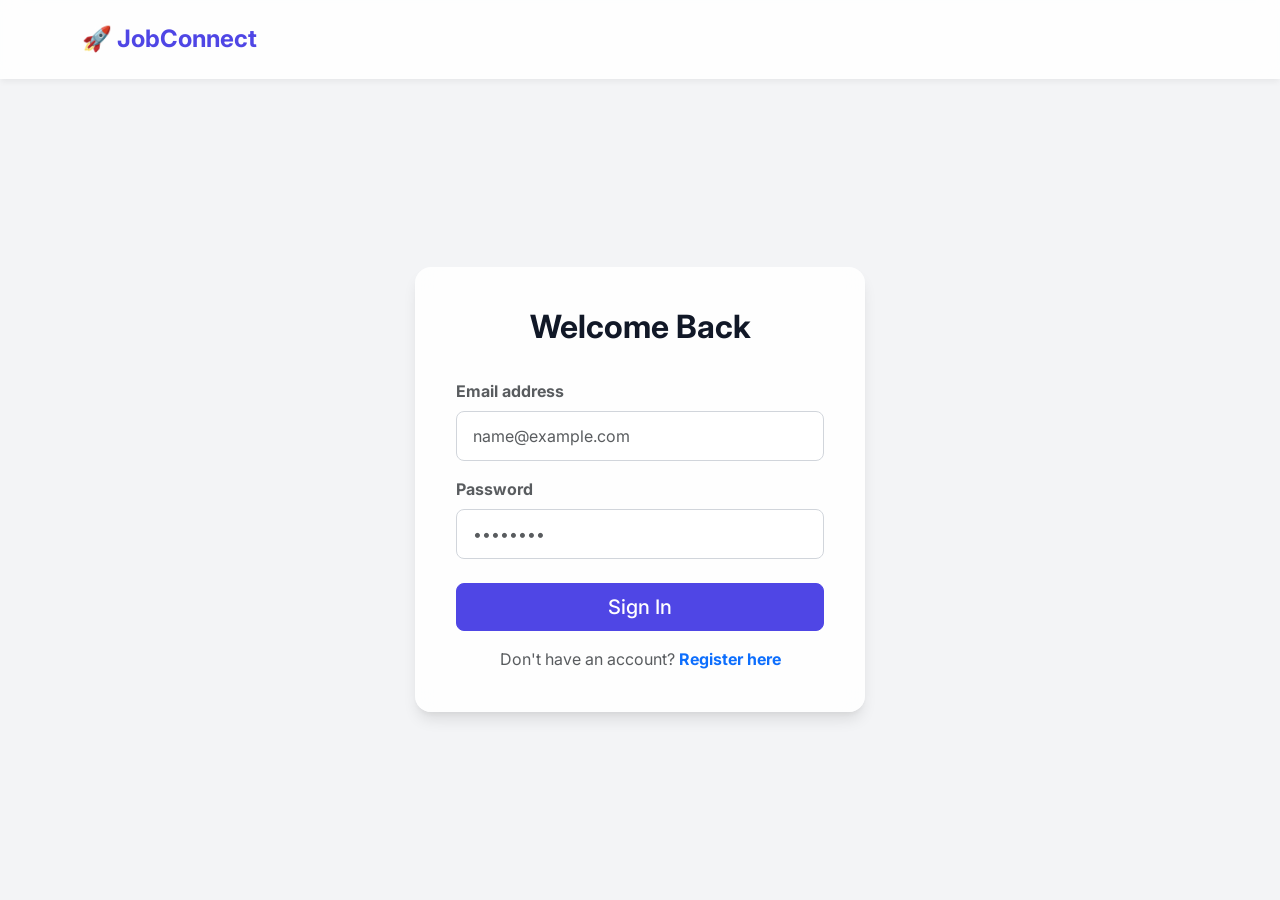
<file: target/classes/static/login.html>
<!DOCTYPE html>
<html lang="en">
<head>
    <meta charset="UTF-8">
    <meta name="viewport" content="width=device-width, initial-scale=1.0">
    <title>Login - JobConnect</title>
    <link href="https://cdn.jsdelivr.net/npm/bootstrap@5.3.0/dist/css/bootstrap.min.css" rel="stylesheet">
    <link rel="stylesheet" href="css/style.css">
</head>
<body>
    <nav class="navbar navbar-expand-lg sticky-top">
        <div class="container">
            <a class="navbar-brand" href="index.html">🚀 JobConnect</a>
        </div>
    </nav>

    <div class="auth-wrapper">
        <div class="glass-panel auth-container">
            <h2 class="auth-title">Welcome Back</h2>
            <div id="loginError" class="alert alert-danger d-none"></div>
            <form id="loginForm">
                <div class="mb-3">
                    <label class="form-label text-muted fw-bold">Email address</label>
                    <input type="email" class="form-control" id="email" required placeholder="name@example.com">
                </div>
                <div class="mb-4">
                    <label class="form-label text-muted fw-bold">Password</label>
                    <input type="password" class="form-control" id="password" required placeholder="••••••••">
                </div>
                <button type="submit" class="btn btn-primary w-100 py-2 fs-5">Sign In</button>
                <div class="text-center mt-3">
                    <span class="text-muted">Don't have an account?</span> <a href="register.html" class="text-primary fw-bold text-decoration-none">Register here</a>
                </div>
            </form>
        </div>
    </div>

    <script src="https://cdn.jsdelivr.net/npm/bootstrap@5.3.0/dist/js/bootstrap.bundle.min.js"></script>
    <script src="js/app.js"></script>
    <script>
        document.getElementById('loginForm').addEventListener('submit', handleLogin);
    </script>
</body>
</html>
</file>
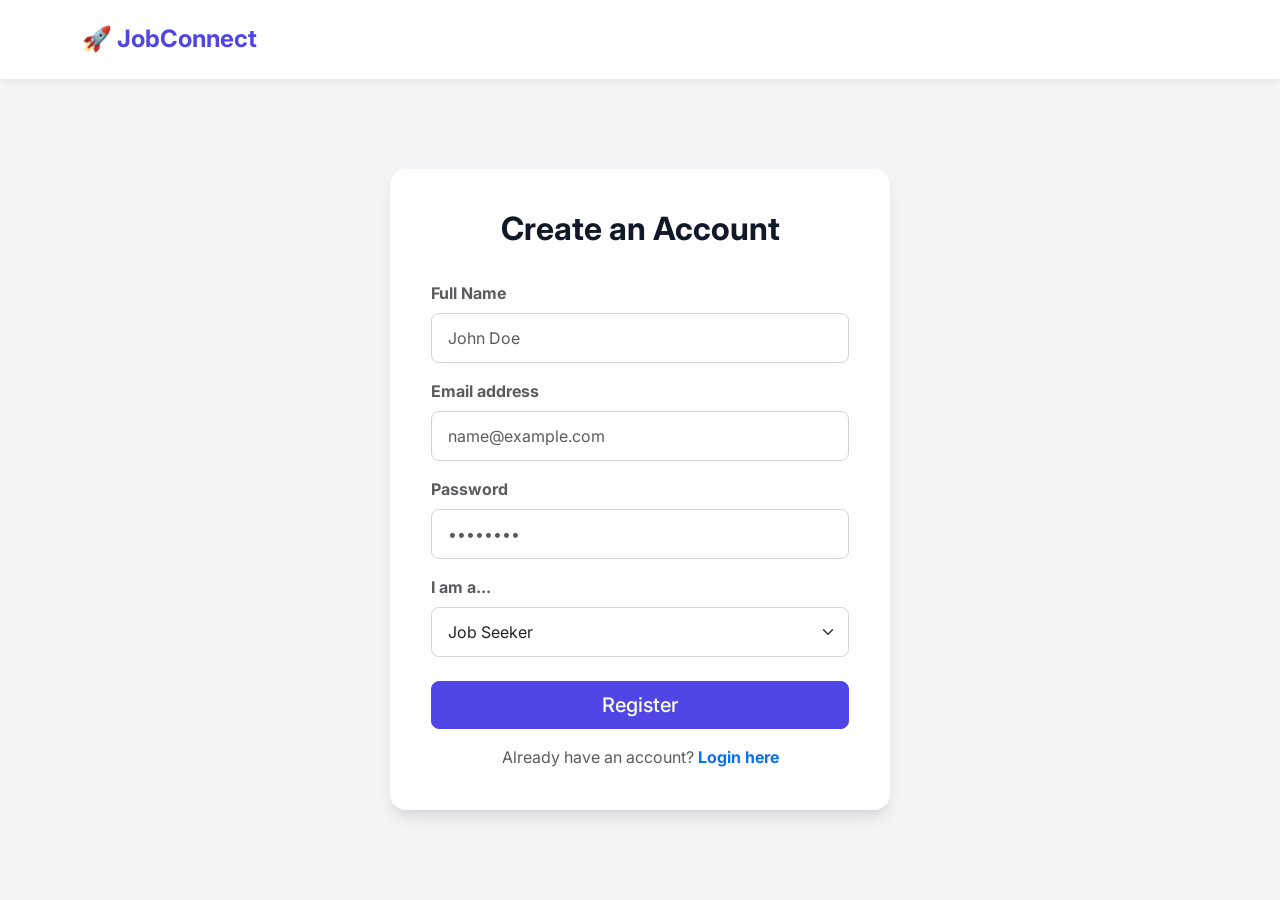
<file: target/classes/static/register.html>
<!DOCTYPE html>
<html lang="en">
<head>
    <meta charset="UTF-8">
    <meta name="viewport" content="width=device-width, initial-scale=1.0">
    <title>Register - JobConnect</title>
    <link href="https://cdn.jsdelivr.net/npm/bootstrap@5.3.0/dist/css/bootstrap.min.css" rel="stylesheet">
    <link rel="stylesheet" href="css/style.css">
</head>
<body>
    <nav class="navbar navbar-expand-lg sticky-top">
        <div class="container">
            <a class="navbar-brand" href="index.html">🚀 JobConnect</a>
        </div>
    </nav>

    <div class="auth-wrapper">
        <div class="glass-panel auth-container" style="max-width: 500px;">
            <h2 class="auth-title">Create an Account</h2>
            <div id="registerError" class="alert alert-danger d-none"></div>
            <form id="registerForm">
                <div class="mb-3">
                    <label class="form-label text-muted fw-bold">Full Name</label>
                    <input type="text" class="form-control" id="name" required placeholder="John Doe">
                </div>
                <div class="mb-3">
                    <label class="form-label text-muted fw-bold">Email address</label>
                    <input type="email" class="form-control" id="email" required placeholder="name@example.com">
                </div>
                <div class="mb-3">
                    <label class="form-label text-muted fw-bold">Password</label>
                    <input type="password" class="form-control" id="password" required placeholder="••••••••">
                </div>
                <div class="mb-4">
                    <label class="form-label text-muted fw-bold">I am a...</label>
                    <select class="form-select" id="role">
                        <option value="Job Seeker">Job Seeker</option>
                        <option value="Recruiter">Recruiter</option>
                    </select>
                </div>
                <button type="submit" class="btn btn-primary w-100 py-2 fs-5">Register</button>
                <div class="text-center mt-3">
                    <span class="text-muted">Already have an account?</span> <a href="login.html" class="text-primary fw-bold text-decoration-none">Login here</a>
                </div>
            </form>
        </div>
    </div>

    <script src="https://cdn.jsdelivr.net/npm/bootstrap@5.3.0/dist/js/bootstrap.bundle.min.js"></script>
    <script src="js/app.js"></script>
    <script>
        document.getElementById('registerForm').addEventListener('submit', handleRegister);
    </script>
</body>
</html>
</file>
<file: target/classes/static/css/style.css>
/* Import Google Fonts */
@import url('https://fonts.googleapis.com/css2?family=Inter:wght@300;400;500;600;700&display=swap');

:root {
    --primary: #4F46E5;
    --primary-hover: #4338CA;
    --secondary: #10B981;
    --dark: #111827;
    --light: #F3F4F6;
    --glass-bg: rgba(255, 255, 255, 0.85);
    --glass-border: rgba(255, 255, 255, 0.2);
    --card-shadow: 0 10px 15px -3px rgba(0, 0, 0, 0.1), 0 4px 6px -2px rgba(0, 0, 0, 0.05);
    --transition: all 0.3s ease;
}

body {
    font-family: 'Inter', sans-serif;
    background-color: var(--light);
    color: var(--dark);
    margin: 0;
    padding: 0;
    min-height: 100vh;
    display: flex;
    flex-direction: column;
}

/* Glassmorphism utility */
.glass-panel {
    background: var(--glass-bg);
    backdrop-filter: blur(12px);
    -webkit-backdrop-filter: blur(12px);
    border: 1px solid var(--glass-border);
    border-radius: 1rem;
    box-shadow: var(--card-shadow);
}

/* Navbar */
.navbar {
    background: var(--glass-bg) !important;
    backdrop-filter: blur(10px);
    border-bottom: 1px solid var(--glass-border);
    box-shadow: 0 4px 6px -1px rgba(0, 0, 0, 0.05);
    padding: 1rem 0;
}

.navbar-brand {
    font-weight: 700;
    font-size: 1.5rem;
    color: var(--primary) !important;
}

.nav-link {
    font-weight: 500;
    color: var(--dark) !important;
    transition: var(--transition);
}

.nav-link:hover {
    color: var(--primary) !important;
}

/* Buttons */
.btn-primary {
    background-color: var(--primary);
    border-color: var(--primary);
    border-radius: 0.5rem;
    padding: 0.6rem 1.2rem;
    font-weight: 500;
    transition: var(--transition);
}

.btn-primary:hover {
    background-color: var(--primary-hover);
    border-color: var(--primary-hover);
    transform: translateY(-2px);
    box-shadow: 0 4px 6px rgba(79, 70, 229, 0.3);
}

/* Hero Section */
.hero {
    background: linear-gradient(135deg, #4F46E5 0%, #3B82F6 100%);
    color: white;
    padding: 6rem 0;
    text-align: center;
    clip-path: polygon(0 0, 100% 0, 100% 85%, 0% 100%);
}

.hero h1 {
    font-weight: 800;
    font-size: 3.5rem;
    margin-bottom: 1.5rem;
    animation: fadeInDown 1s ease-out;
}

.hero p {
    font-size: 1.25rem;
    opacity: 0.9;
    margin-bottom: 2rem;
    animation: fadeInUp 1s ease-out 0.2s both;
}

/* Cards */
.job-card {
    transition: var(--transition);
    border: none;
    border-radius: 1rem;
    overflow: hidden;
}

.job-card:hover {
    transform: translateY(-5px);
    box-shadow: 0 20px 25px -5px rgba(0, 0, 0, 0.1), 0 10px 10px -5px rgba(0, 0, 0, 0.04);
}

.job-card .card-title {
    font-weight: 700;
    color: var(--primary);
}

/* Auth Forms */
.auth-wrapper {
    display: flex;
    align-items: center;
    justify-content: center;
    flex-grow: 1;
    padding: 3rem 0;
}

.auth-container {
    width: 100%;
    max-width: 450px;
    padding: 2.5rem;
}

.auth-title {
    font-weight: 700;
    text-align: center;
    margin-bottom: 2rem;
    color: var(--dark);
}

/* Form Controls */
.form-control, .form-select {
    border-radius: 0.5rem;
    padding: 0.75rem 1rem;
    border: 1px solid #D1D5DB;
    transition: var(--transition);
}

.form-control:focus, .form-select:focus {
    border-color: var(--primary);
    box-shadow: 0 0 0 3px rgba(79, 70, 229, 0.2);
}

/* Animations */
@keyframes fadeInDown {
    from { opacity: 0; transform: translateY(-20px); }
    to { opacity: 1; transform: translateY(0); }
}

@keyframes fadeInUp {
    from { opacity: 0; transform: translateY(20px); }
    to { opacity: 1; transform: translateY(0); }
}

/* Dashboard Sidebar */
.sidebar {
    background: white;
    border-radius: 1rem;
    padding: 1.5rem;
    box-shadow: var(--card-shadow);
}

.sidebar .nav-link {
    border-radius: 0.5rem;
    margin-bottom: 0.5rem;
    padding: 0.75rem 1rem;
}

.sidebar .nav-link.active {
    background-color: var(--primary);
    color: white !important;
}

/* Badge */
.status-badge {
    padding: 0.35em 0.65em;
    font-size: 0.75em;
    font-weight: 700;
    border-radius: 0.25rem;
}
.status-pending { background-color: #FEF3C7; color: #D97706; }
.status-accepted { background-color: #D1FAE5; color: #059669; }
.status-rejected { background-color: #FEE2E2; color: #DC2626; }
</file>
